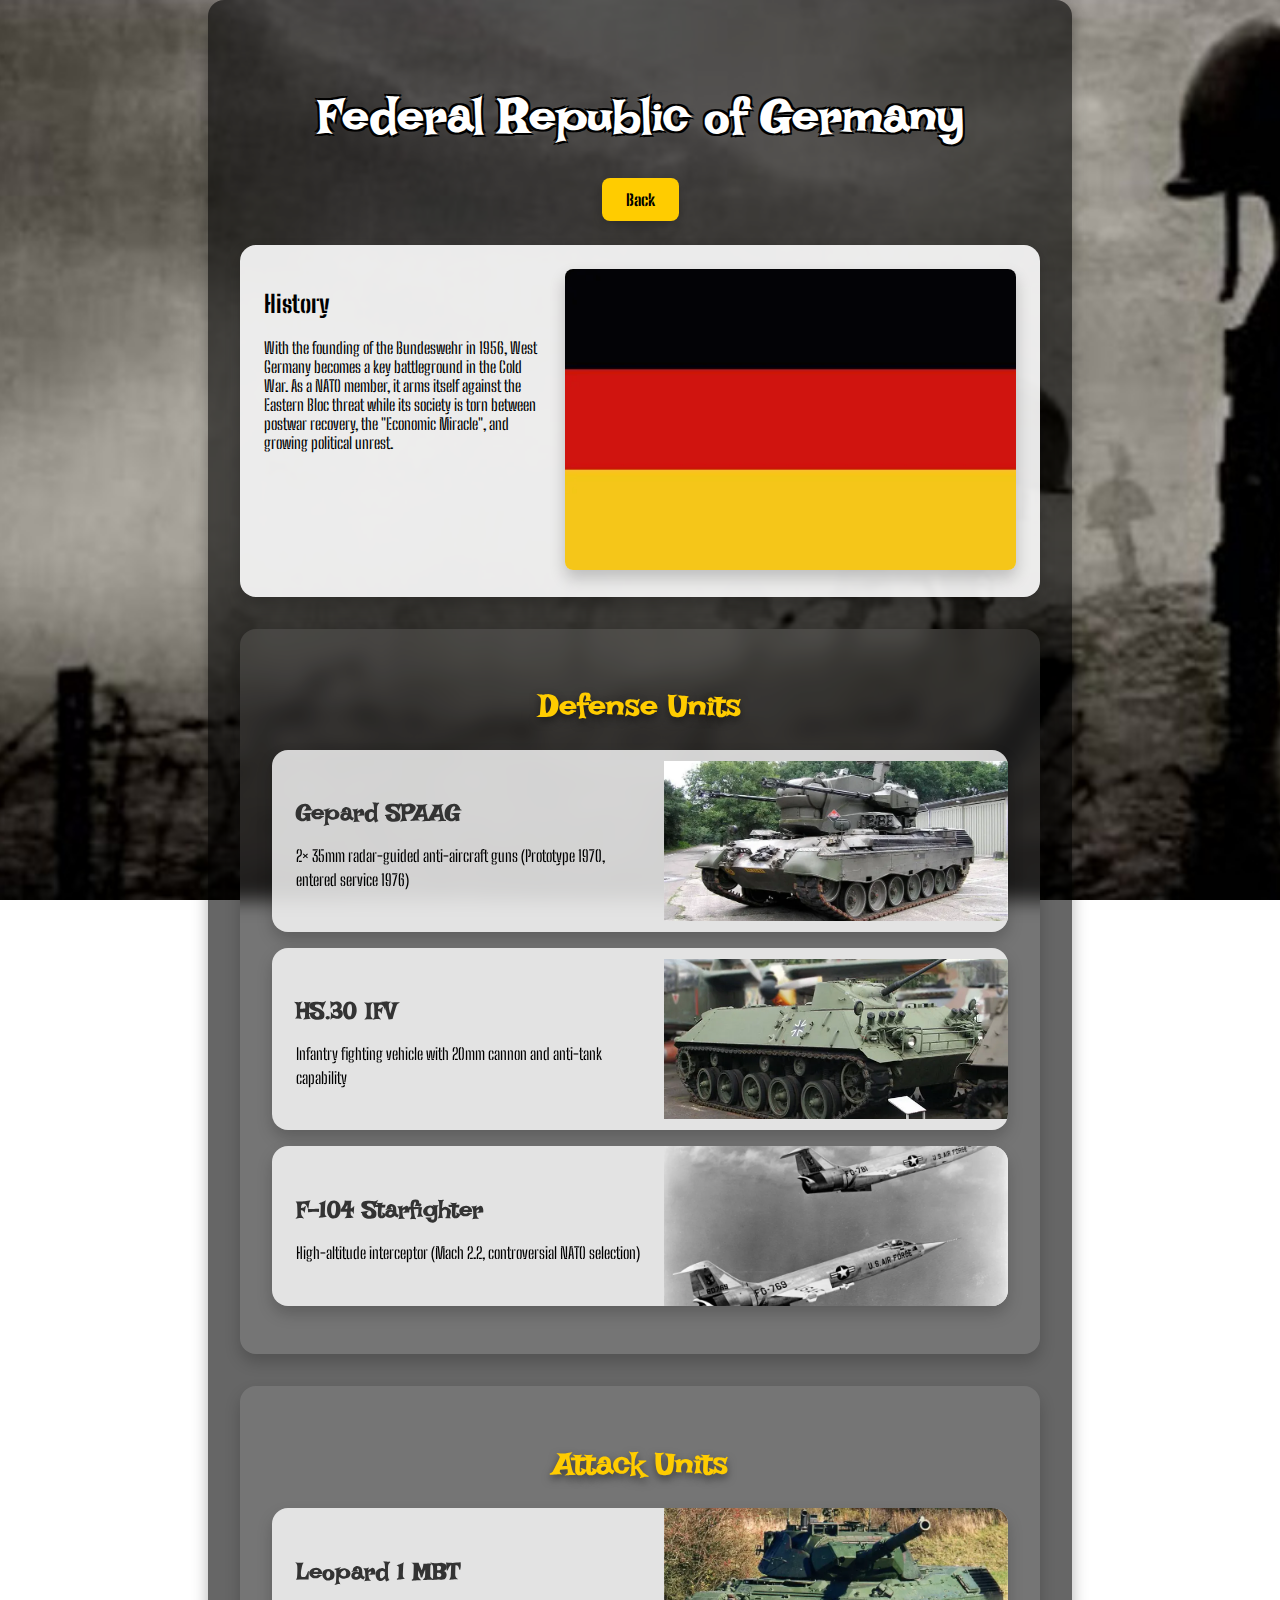
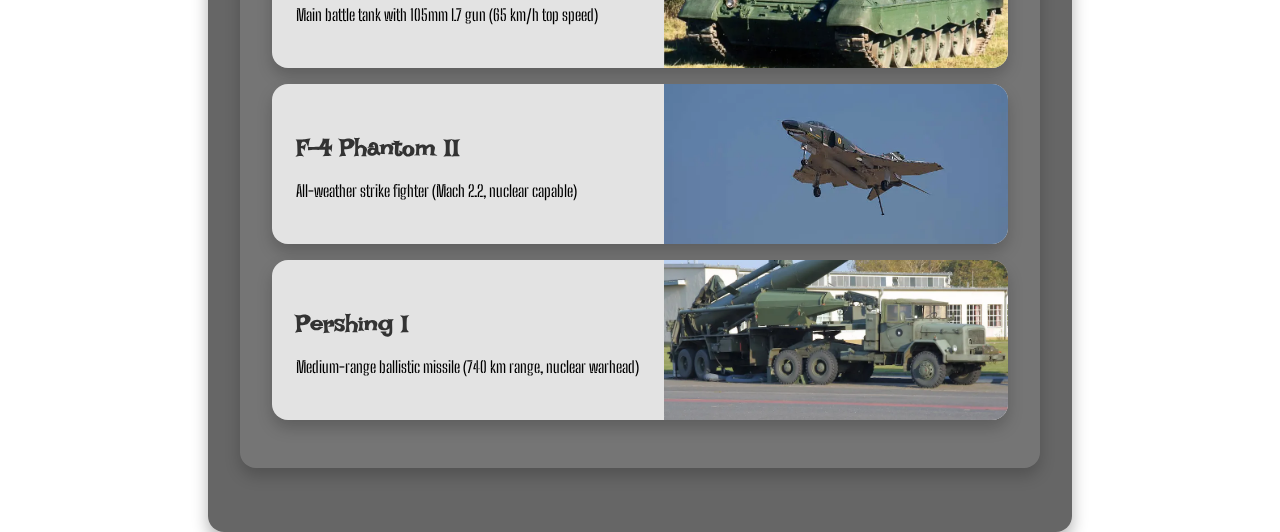
<file: project/subpages/germany.html>
<!DOCTYPE html>
<html lang="en">
<head>
    <meta charset="UTF-8">
    <meta name="viewport" content="width=device-width, initial-scale=1.0">
    <title>Federal Republic of Germany</title>
    <link rel="stylesheet" href="../style/styleinfo.css">
</head>
<body>
    <div class="container">
        <header>
            <h1>Federal Republic of Germany</h1>
            <a href="../index.html" class="back-button">Back</a>
        </header>

        <div class="history-section">
            <div class="history-text">
                <h2>History</h2>
                <p>With the founding of the Bundeswehr in 1956, West Germany becomes a key battleground in the Cold War. 
                    As a NATO member, it arms itself against the Eastern Bloc threat while its society is torn between postwar recovery, 
                    the "Economic Miracle", and growing political unrest.
                </p>
            </div>
            <div class="history-flag">
                <img src="../img/flag/germany.jpeg" alt="Germany Flag">
            </div>
        </div>

        <section class="units-section">
            <h2>Defense Units</h2>
            
            <div class="unit">
                <div class="unit-info">
                    <h3>Gepard SPAAG</h3>
                    <p>2× 35mm radar-guided anti-aircraft guns (Prototype 1970, entered service 1976)</p>
                </div>
                <div class="unit-image">
                    <img src="../img/units/frg/defensiv/aafrg.jpg" alt="Gepard SPAAG">
                </div>
            </div>
            
            <div class="unit">
                <div class="unit-info">
                    <h3>HS.30 IFV</h3>
                    <p>Infantry fighting vehicle with 20mm cannon and anti-tank capability</p>
                </div>
                <div class="unit-image">
                    <img src="../img/units/frg/defensiv/antitankfrg.jpg" alt="HS.30 IFV">
                </div>
            </div>
            
            <div class="unit">
                <div class="unit-info">
                    <h3>F-104 Starfighter</h3>
                    <p>High-altitude interceptor (Mach 2.2, controversial NATO selection)</p>
                </div>
                <div class="unit-image">
                    <img src="../img/units/frg/defensiv/f104frg.jpg" alt="F-104 Starfighter">
                </div>
            </div>
        </section>

        <section class="units-section">
            <h2>Attack Units</h2>
            
            <div class="unit">
                <div class="unit-info">
                    <h3>Leopard 1 MBT</h3>
                    <p>Main battle tank with 105mm L7 gun (65 km/h top speed)</p>
                </div>
                <div class="unit-image">
                    <img src="../img/units/frg/offensiv/tankfrg.jpg" alt="Leopard 1">
                </div>
            </div>
            
            <div class="unit">
                <div class="unit-info">
                    <h3>F-4 Phantom II</h3>
                    <p>All-weather strike fighter (Mach 2.2, nuclear capable)</p>
                </div>
                <div class="unit-image">
                    <img src="../img/units/frg/offensiv/bomberfrg.jpg" alt="F-4 Phantom">
                </div>
            </div>
            
            <div class="unit">
                <div class="unit-info">
                    <h3>Pershing I</h3>
                    <p>Medium-range ballistic missile (740 km range, nuclear warhead)</p>
                </div>
                <div class="unit-image">
                    <img src="../img/units/frg/offensiv/rocketfrg.jpg" alt="Pershing I">
                </div>
            </div>
        </section>
    </div>
</body>
</html>
</file>
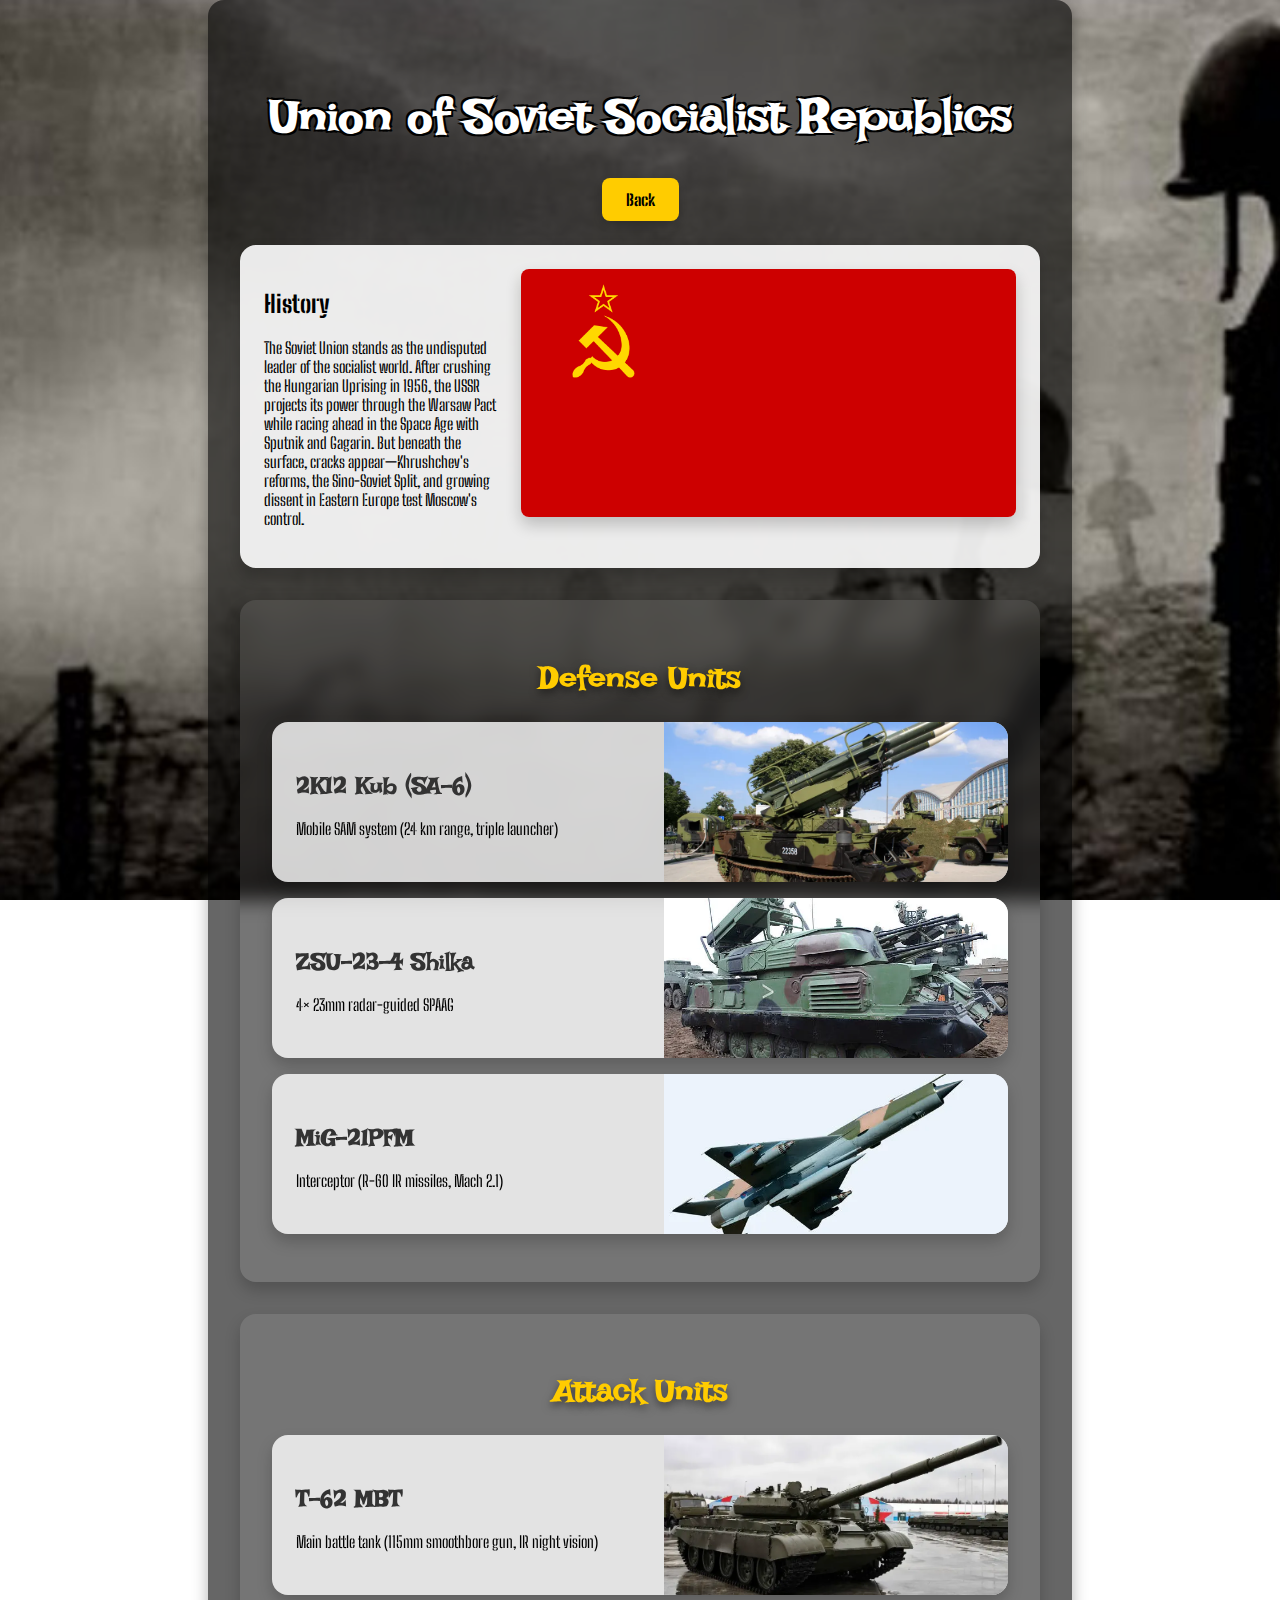
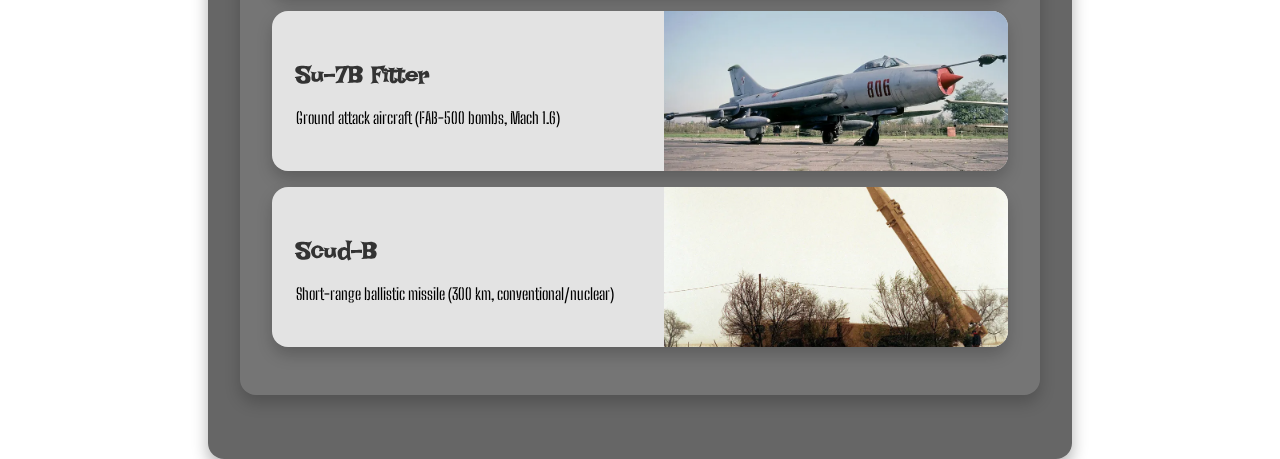
<file: project/subpages/udssr.html>
<!DOCTYPE html>
<html lang="en">
<head>
    <meta charset="UTF-8">
    <meta name="viewport" content="width=device-width, initial-scale=1.0">
    <title>Soviet Union</title>
    <link rel="stylesheet" href="../style/styleinfo.css">
</head>
<body>
    <div class="container">
        <header>
            <h1>Union of Soviet Socialist Republics</h1>
            <a href="../index.html" class="back-button">Back</a>
        </header>

        <div class="history-section">
            <div class="history-text">
                <h2>History</h2>
                <p>The Soviet Union stands as the undisputed leader of the socialist world. After crushing the Hungarian Uprising in 1956, 
                    the USSR projects its power through the Warsaw Pact while racing ahead in the Space Age with Sputnik and Gagarin. 
                    But beneath the surface, cracks appear—Khrushchev's reforms, the Sino-Soviet Split, and growing dissent in Eastern Europe test Moscow's control.
                </p>
            </div>
            <div class="history-flag">
                <img src="../img/flag/udssr.png" alt="USSR Flag">
            </div>
        </div>

        <section class="units-section">
            <h2>Defense Units</h2>
            <div class="unit">
                <div class="unit-info">
                    <h3>2K12 Kub (SA-6)</h3>
                    <p>Mobile SAM system (24 km range, triple launcher)</p>
                </div>
                <div class="unit-image">
                    <img src="../img/units/ussr/defensiv/samussr.jpg" alt="SA-6">
                </div>
            </div>
            <div class="unit">
                <div class="unit-info">
                    <h3>ZSU-23-4 Shilka</h3>
                    <p>4× 23mm radar-guided SPAAG</p>
                </div>
                <div class="unit-image">
                    <img src="../img/units/ussr/defensiv/shilkaussr.jpg" alt="Shilka">
                </div>
            </div>
            <div class="unit">
                <div class="unit-info">
                    <h3>MiG-21PFM</h3>
                    <p>Interceptor (R-60 IR missiles, Mach 2.1)</p>
                </div>
                <div class="unit-image">
                    <img src="../img/units/ussr/defensiv/mig21ussr.jpg" alt="MiG-21" width="50%">
                </div>
            </div>
        </section>

        <section class="units-section">
            <h2>Attack Units</h2>
            <div class="unit">
                <div class="unit-info">
                    <h3>T-62 MBT</h3>
                    <p>Main battle tank (115mm smoothbore gun, IR night vision)</p>
                </div>
                <div class="unit-image">
                    <img src="../img/units/ussr/offensiv/ussrtank.jpg" alt="T-62">
                </div>
            </div>
            <div class="unit">
                <div class="unit-info">
                    <h3>Su-7B Fitter</h3>
                    <p>Ground attack aircraft (FAB-500 bombs, Mach 1.6)</p>
                </div>
                <div class="unit-image">
                    <img src="../img/units/ussr/offensiv/bomberussr.jpg" alt="Su-7">
                </div>
            </div>
            <div class="unit">
                <div class="unit-info">
                    <h3>Scud-B</h3>
                    <p>Short-range ballistic missile (300 km, conventional/nuclear)</p>
                </div>
                <div class="unit-image">
                    <img src="../img/units/ussr/offensiv/rocketussr.jpg" alt="Scud"></a>
                </div>
            </div>
        </section>
    </div>
</body>
</html>
</file>
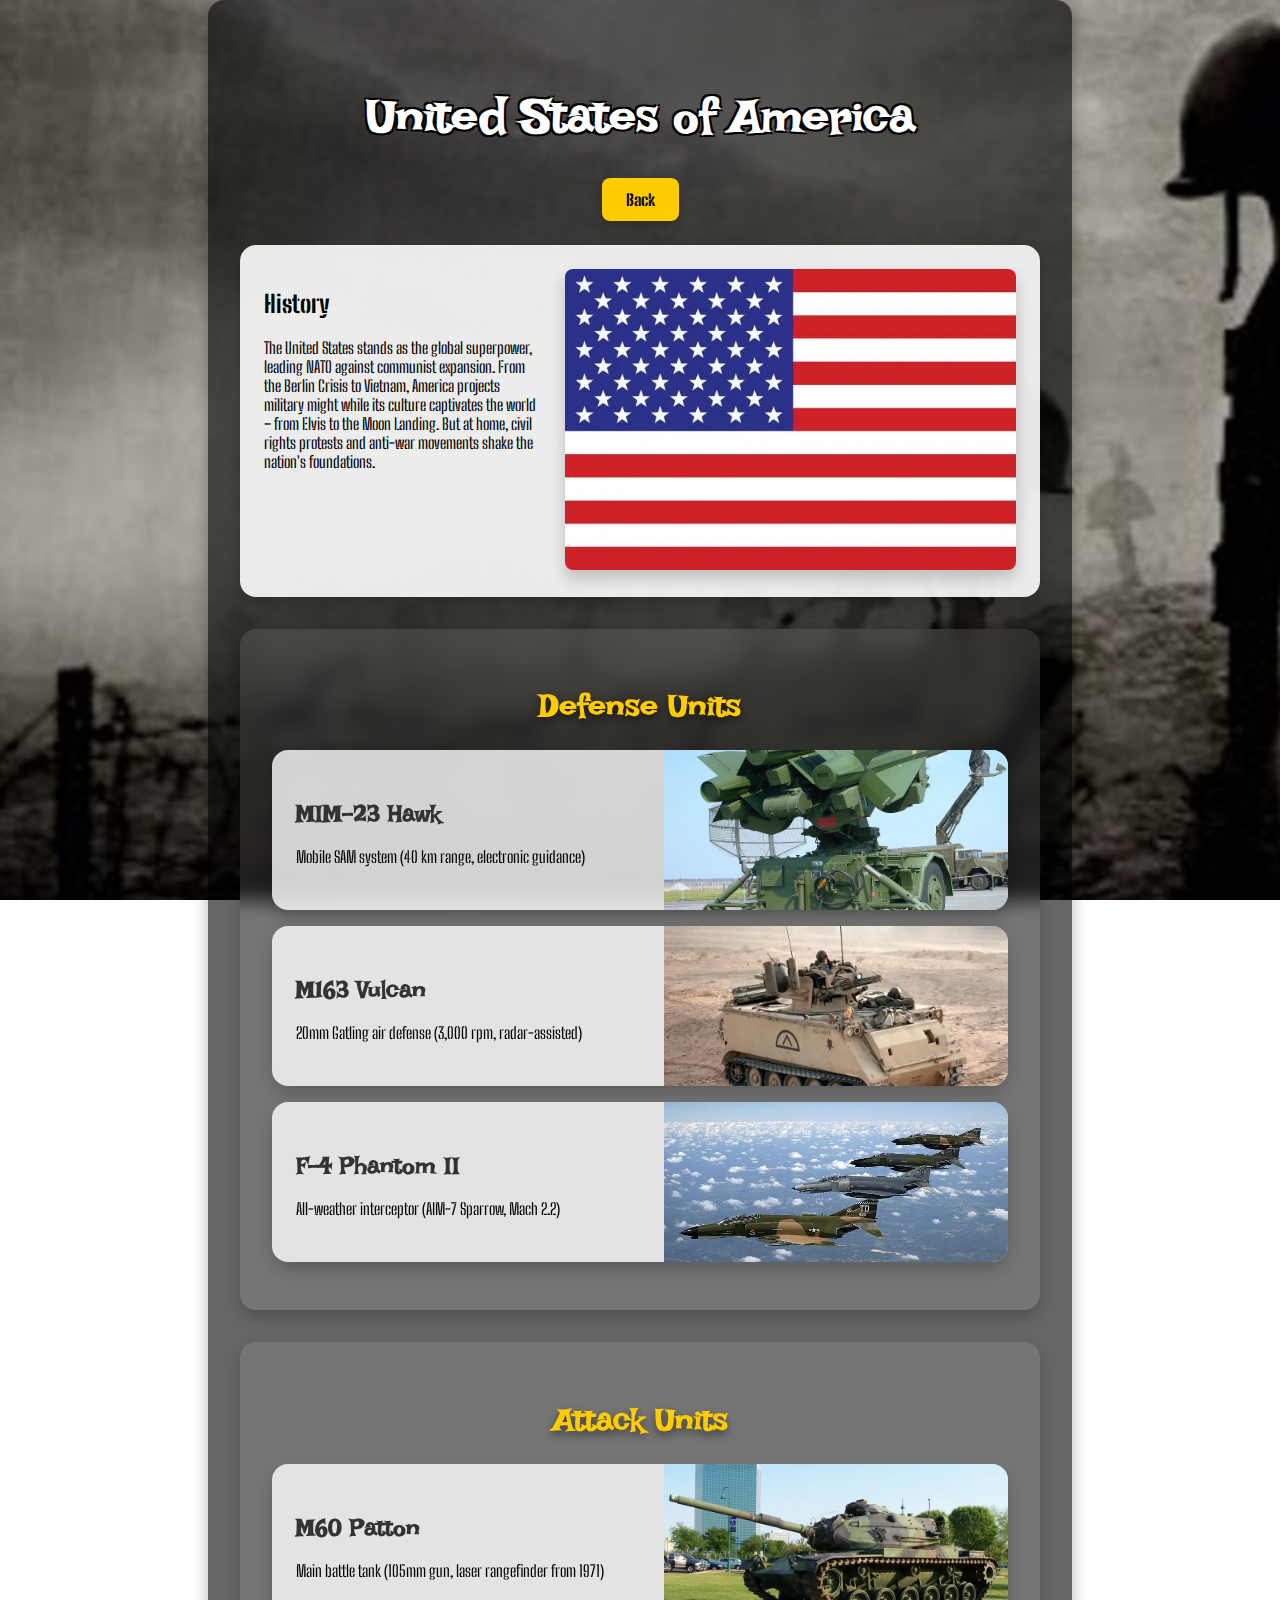
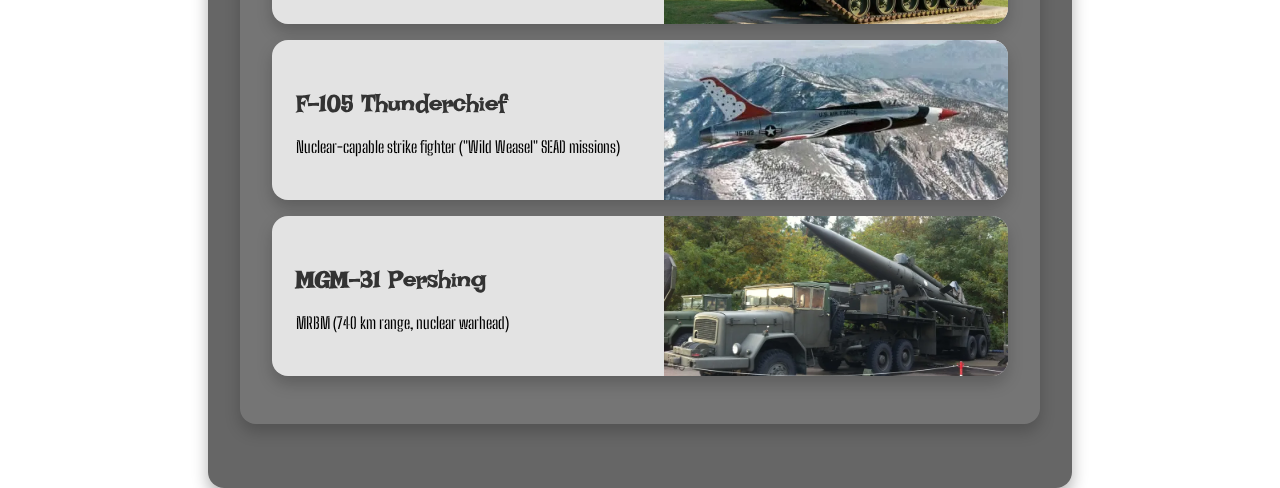
<file: project/subpages/usa.html>
<!DOCTYPE html>
<html lang="en">
<head>
    <meta charset="UTF-8">
    <meta name="viewport" content="width=device-width, initial-scale=1.0">
    <title>United States of America</title>
    <link rel="stylesheet" href="../style/styleinfo.css">
</head>
<body>
    <div class="container">
        <header>
            <h1>United States of America</h1>
            <a href="../index.html" class="back-button">Back</a>
        </header>

        <div class="history-section">
            <div class="history-text">
                <h2>History</h2>
                <p>The United States stands as the global superpower, leading NATO against communist expansion. 
                    From the Berlin Crisis to Vietnam, America projects military might while its culture captivates the world – from Elvis to the Moon Landing. 
                    But at home, civil rights protests and anti-war movements shake the nation's foundations.
                </p>
            </div>
            <div class="history-flag">
                <img src="../img/flag/usa.jpg" alt="USA Flag">
            </div>
        </div>

        <section class="units-section">
            <h2>Defense Units</h2>
            <div class="unit">
                <div class="unit-info">
                    <h3>MIM-23 Hawk</h3>
                    <p>Mobile SAM system (40 km range, electronic guidance)</p>
                </div>
                <div class="unit-image">
                    <img src="../img/units/usa/defensiv/samusa.jpg" alt="Hawk SAM">
                </div>
            </div>
            <div class="unit">
                <div class="unit-info">
                    <h3>M163 Vulcan</h3>
                    <p>20mm Gatling air defense (3,000 rpm, radar-assisted)</p>
                </div>
                <div class="unit-image">
                    <img src="../img/units/usa/defensiv/aausa.jpg" alt="Vulcan AA">
                </div>
            </div>
            <div class="unit">
                <div class="unit-info">
                    <h3>F-4 Phantom II</h3>
                    <p>All-weather interceptor (AIM-7 Sparrow, Mach 2.2)</p>
                </div>
                <div class="unit-image">
                    <img src="../img/units/usa/defensiv/f4usa.jpg" alt="F-4 Phantom">
                </div>
            </div>
        </section>

        <section class="units-section">
            <h2>Attack Units</h2>
            <div class="unit">
                <div class="unit-info">
                    <h3>M60 Patton</h3>
                    <p>Main battle tank (105mm gun, laser rangefinder from 1971)</p>
                </div>
                <div class="unit-image">
                    <img src="../img/units/usa/offensiv/tankusa.jpg" alt="M60 Tank">
                </div>
            </div>
            <div class="unit">
                <div class="unit-info">
                    <h3>F-105 Thunderchief</h3>
                    <p>Nuclear-capable strike fighter ("Wild Weasel" SEAD missions)</p>
                </div>
                <div class="unit-image">
                    <img src="../img/units/usa/offensiv/bomberusa.jpg" alt="F-105">
                </div>
            </div>
            <div class="unit">
                <div class="unit-info">
                    <h3>MGM-31 Pershing</h3>
                    <p>MRBM (740 km range, nuclear warhead)</p>
                </div>
                <div class="unit-image">
                    <img src="../img/units/usa/offensiv/rocketusa.jpg" alt="Pershing Missile">
                </div>
            </div>
        </section>
    </div>
</body>
</html>
</file>
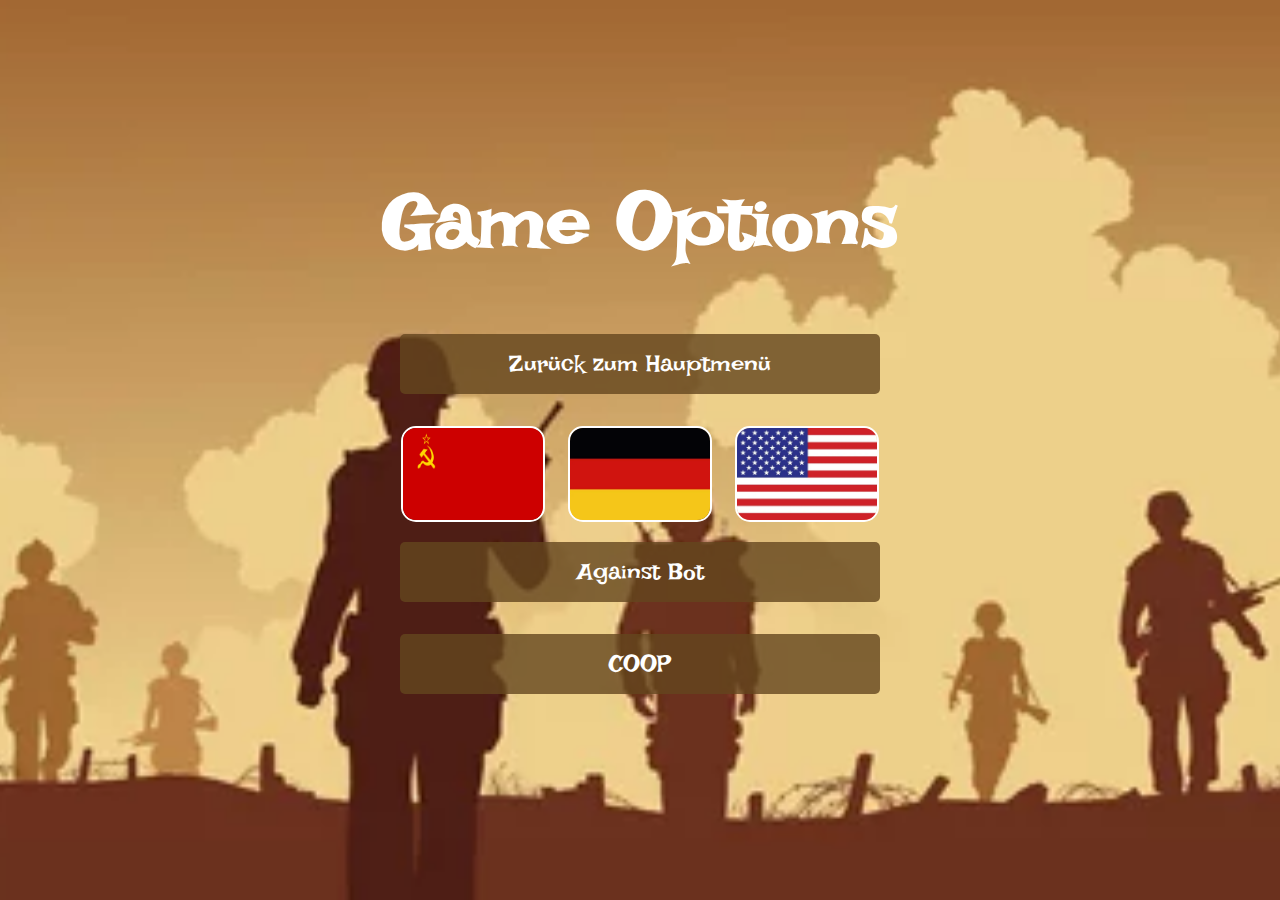
<file: project/subpages/gameconfig/gamesettings.html>
<!DOCTYPE html>
<html lang="de">
<head>
    <meta charset="UTF-8">
    <meta name="viewport" content="width=device-width, initial-scale=1.0">
    <title>Game Configuration</title>
    <link rel="stylesheet" href="../../style/cameconfig.css">
</head>
<body>
    <div class="game-container">
        

        <h1 class="game-title">Game Options</h1>
        
        <button id="back-to-index" class="option-button">Zurück zum Hauptmenü</button>
        
        <div class="flags-container">
            <img src="../../img/flag/udssr.png" alt="USSR Flag" class="flag" data-country="USSR">
            <img src="../../img/flag/germany.jpeg" alt="Germany Flag" class="flag" data-country="FRG">
            <img src="../../img/flag/usa.jpg" alt="USA Flag" class="flag" data-country="USA">
        </div>

        <div class="game-options">
            <button id="against-bot" class="option-button">Against Bot</button>
            <button id="coop" class="option-button">COOP</button>
        </div>

        <div id="bot-mode-container" style="display: none;">
            <button id="back-button-bot" class="option-button">Zurück</button>
            <div class="difficulty-buttons">
                <button class="difficulty-button" data-difficulty="easy">EASY</button>
                <button class="difficulty-button" data-difficulty="medium">MEDIUM</button>
                <button class="difficulty-button" data-difficulty="hard">HARD</button>
            </div>
            <div class="username-input">
                <label for="username">Username:</label>
                <input type="text" id="username" placeholder="Enter your username">
            </div>
            <button id="battle-button" class="option-button">BATTLE</button>
        </div>

        <div id="coop-mode-container" style="display: none;">
            <button id="back-button-coop" class="option-button">Zurück</button>
            <div class="username-inputs">
                <div class="username-input">
                    <label for="username1">Username 1:</label>
                    <input type="text" id="username1" placeholder="Enter username for Player 1">
                </div>
                <div class="username-input">
                    <label for="username2">Username 2:</label>
                    <input type="text" id="username2" placeholder="Enter username for Player 2">
                </div>
            </div>
            <button id="battle-button-coop" class="option-button">BATTLE</button>
        </div>
    </div>

    <script src="../../script/gamesettings_script.js"></script>
</body>
</html>
</file>
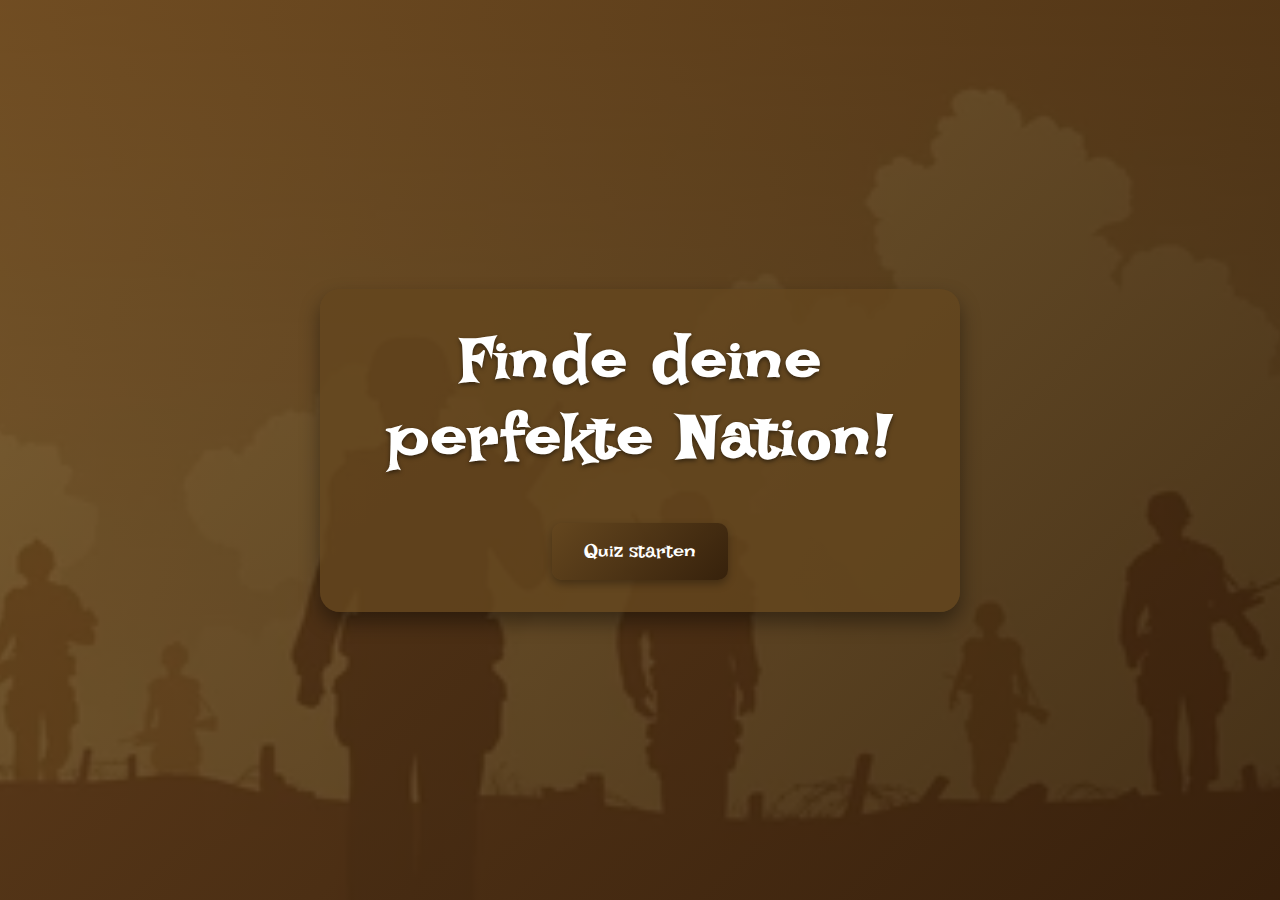
<file: project/subpages/gameconfig/quiz.html>
<!DOCTYPE html>
<html lang="de">
<head>
    <meta charset="UTF-8">
    <meta name="viewport" content="width=device-width, initial-scale=1.0">
    <title>Nationen-Quiz</title>
    <script src="../../script/quiz.js"></script>
    <link rel="stylesheet" href="../../style/quiz.css">
</head>
<body>
    <div class="quiz-container">
        <h1 class="quiz-title">Finde deine perfekte Nation!</h1>
        <div id="quiz-content">
        </div>
        <button id="start-quiz" class="option-button">Quiz starten</button>
        <div id="result" class="hidden">
            <h2 class="result-title">Deine perfekte Nation:</h2>
            <p id="nation-slogan" class="slogan"></p>
            <p id="nation-reason" class="reason"></p>
            <a href="./gamesettings.html"><button id="back-button" class="back-button">Zurück zu den Spieleinstellungen</button></a>
        </div>
    </div>
    
</body>
</html>
</file>
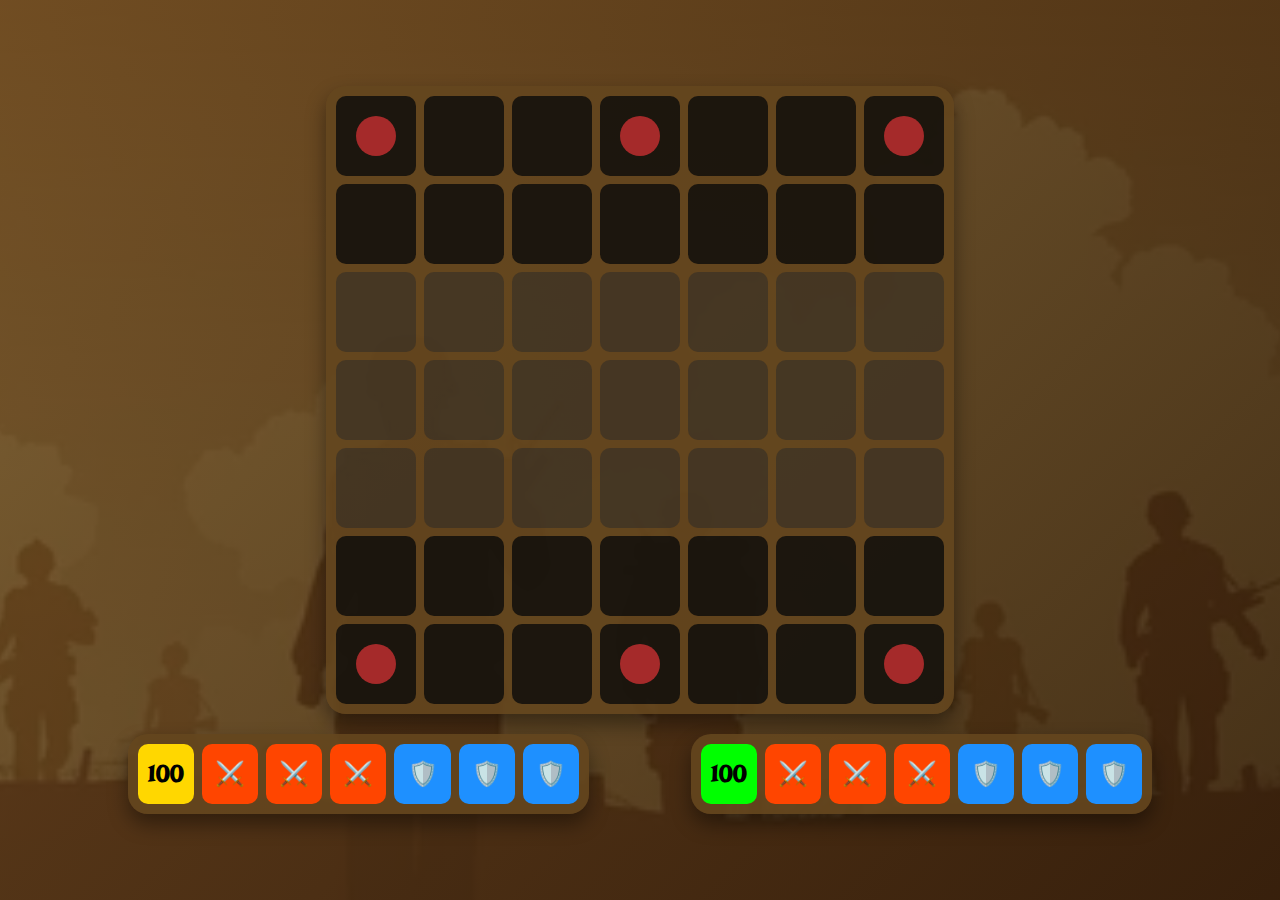
<file: project/subpages/gameconfig/game/coop-game.html>
<!DOCTYPE html>
<html lang="de">
<head>
    <meta charset="UTF-8">
    <meta name="viewport" content="width=device-width, initial-scale=1.0">
    <title>Coop-Spielmodus</title>
    <link rel="stylesheet" href="../../../style/coop_game.css">
</head>
<body>
    <!-- Spielfeld -->
    <div id="game-board" class="game-board"></div>

    <!-- Inventarleisten für beide Spieler -->
    <div class="inventory-container">
        <!-- Spieler 1 -->
        <div id="inventory-bar-player1" class="inventory-bar player1">
            <div class="slot money">100</div>
            <div class="slot attack">⚔️</div>
            <div class="slot attack">⚔️</div>
            <div class="slot attack">⚔️</div>
            <div class="slot defense">🛡️</div>
            <div class="slot defense">🛡️</div>
            <div class="slot defense">🛡️</div>
        </div>

        <!-- Spieler 2 -->
        <div id="inventory-bar-player2" class="inventory-bar player2">
            <div class="slot money">100</div>
            <div class="slot attack">⚔️</div>
            <div class="slot attack">⚔️</div>
            <div class="slot attack">⚔️</div>
            <div class="slot defense">🛡️</div>
            <div class="slot defense">🛡️</div>
            <div class="slot defense">🛡️</div>
        </div>
    </div>

    <script src="../../../script/coop_game.js"></script>
</body>
</html>
</file>
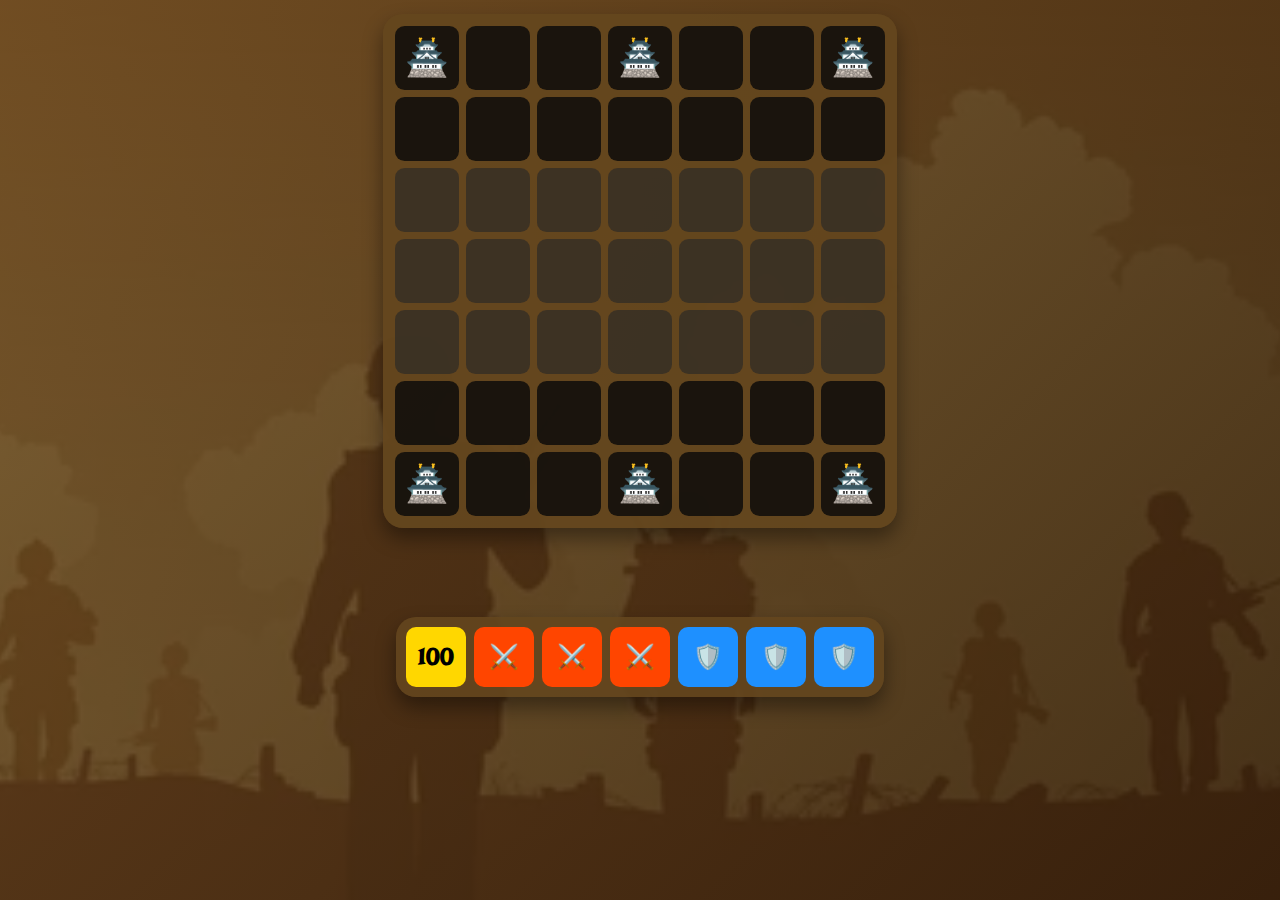
<file: project/subpages/gameconfig/game/game.html>
<!DOCTYPE html>
<html lang="de">
<head>
    <meta charset="UTF-8">
    <meta name="viewport" content="width=device-width, initial-scale=1.0">
    <title>Dynamisches Spielfeld</title>
    <link rel="stylesheet" href="../../../style/game.css">
</head>
<body>
    <div id="game-board" class="game-board"></div>
    <div id="inventory-bar" class="inventory-bar">
        <!-- Geld/Guthaben -->
        <div class="slot money">100</div>
        <!-- Angriffsfiguren -->
        <div class="slot attack">⚔️</div>
        <div class="slot attack">⚔️</div>
        <div class="slot attack">⚔️</div>
        <!-- Verteidigungsfiguren -->
        <div class="slot defense">🛡️</div>
        <div class="slot defense">🛡️</div>
        <div class="slot defense">🛡️</div>
    </div>

    <script src="../../../script/game.js"></script>
</body>
</html>
</file>
<file: project/style/styleinfo.css>
@font-face {
    font-family: IrishGrover;
    src: url(../fonts/IrishGrover-Regular.ttf);
}
@font-face {
    font-family: Big;
    src: url(../fonts/BigShouldersStencil-VariableFont_opsz\,wght.ttf);
}

body, html {
    margin: 0;
    padding: 0;
    width: 100%;
    color: white;
    font-family: Big;
    background-image: url(../img/backgroundmain.jpg); 
    background-size: cover;
    background-position: center;
    background-attachment: fixed; 
    background-repeat: no-repeat;
    min-height: 100vh;
    display: flex;
    justify-content: center;
    align-items: center;
}

.container {
    width: 100%;
    max-width: 50rem; 
    margin: 0 auto;
    padding: 2rem;
    background: rgba(0, 0, 0, 0.6); /* Semi-transparent background */
    border-radius: 1rem;
    box-shadow: 0 0.5rem 1rem rgba(0, 0, 0, 0.3);
    overflow: hidden;
}

header {
    text-align: center;
    padding: 1.5rem 0; 
    position: relative;
}

.back-button {
    display: inline-block;
    padding: 0.75rem 1.5rem; 
    margin-top: 1rem; 
    background-color: #ffcc00;
    color: black;
    text-decoration: none;
    border-radius: 0.5rem; 
    font-weight: bold;
    transition: all 0.3s ease;
    box-shadow: 0 0.25rem 0.5rem rgba(0, 0, 0, 0.2);
}

.back-button:hover {
    background-color: #e6b800;
    transform: scale(1.05);
    box-shadow: 0 0.5rem 1rem rgba(0, 0, 0, 0.3);
}

h1 {
    font-family: IrishGrover;
    font-size: 3rem;
    text-shadow: 
        -2px -2px 0px black,
        2px -2px 0px black,
        -2px 2px 0px black,
        2px 2px 0px black;
    margin-bottom: 1rem;
}

.history-section {
    display: flex;
    background: rgba(255, 255, 255, 0.9);
    color: black;
    padding: 1.5rem;
    border-radius: 1rem;
    margin-bottom: 2rem;
    box-shadow: 0 0.5rem 1rem rgba(0, 0, 0, 0.2);
    transition: transform 0.3s ease;
}

.history-section:hover {
    transform: scale(1.02);
}

.history-text {
    width: 50%;
    padding-right: 1.5rem;
}

.history-flag img {
    width: 100%;
    height: auto;
    border-radius: 0.5rem;
    box-shadow: 0 0.5rem 1rem rgba(0, 0, 0, 0.2);
}

.units-section {
    background: rgba(255, 255, 255, 0.1);
    backdrop-filter: blur(10px); /* Frosted glass effect */
    padding: 2rem;
    border-radius: 1rem;
    margin-bottom: 2rem;
    box-shadow: 0 0.5rem 1rem rgba(0, 0, 0, 0.2);
    transition: all 0.3s ease;
}

.units-section:hover {
    background: rgba(255, 255, 255, 0.2);
}

.units-section h2 {
    text-align: center;
    font-family: IrishGrover;
    font-size: 2rem;
    color: #ffcc00;
    text-shadow: 0 0.25rem 0.5rem rgba(0, 0, 0, 0.5);
    margin-bottom: 1.5rem;
}

.unit {
    display: flex;
    align-items: center;
    background: rgba(255, 255, 255, 0.8);
    color: black;
    margin-bottom: 1rem;
    border-radius: 1rem;
    overflow: hidden;
    transition: transform 0.3s ease;
    box-shadow: 0 0.5rem 1rem rgba(0, 0, 0, 0.2);
}

.unit:hover {
    transform: scale(1.03);
    box-shadow: 0 1rem 2rem rgba(0, 0, 0, 0.3);
}

.unit-info {
    width: 50%;
    padding: 1.5rem;
}

.unit-info h3 {
    font-family: IrishGrover;
    font-size: 1.5rem;
    color: #333;
    margin-bottom: 0.5rem;
}

.unit-info p {
    font-size: 1rem;
    line-height: 1.5;
}

.unit-image {
    width: 50%;
    height: 10rem;
    overflow: hidden;
}

.unit-image img {
    width: 100%;
    height: 100%;
    object-fit: cover;
    transition: transform 0.3s ease;
}

.unit-image img:hover {
    transform: scale(1.1);
}
</file>
<file: project/style/cameconfig.css>
@font-face {
    font-family: IrishGrover;
    src: url(../fonts/IrishGrover-Regular.ttf);
}

* {
    margin: 0;
    padding: 0;
    box-sizing: border-box;
    font-family: IrishGrover;
}

body {
    font-family: Arial, sans-serif;
    background-image: url('../img/backgroundsub.jpg');
    background-size: cover;
    background-position: center;
    background-repeat: no-repeat;
    height: 100vh;
    display: flex;
    justify-content: center;
    align-items: center;
    color: white;
}

.game-container {
    text-align: center;
    position: relative;
    width: 80%;
    max-width: 37.5rem; 
}

.game-title {
    font-size: 5rem;
    margin-bottom: 4rem; 
    color: white;
}

.flags-container {
    display: flex;
    justify-content: space-around;
    width: 31.25rem; 
    margin: 1.25rem auto; 
}

.flag {
    width: 9rem; 
    height: 6rem; 
    border: 2px solid white;
    border-radius: 15px;
    cursor: pointer;
    transition: transform 0.3s ease, border-color 0.3s ease;
}

.flag:hover {
    transform: scale(1.1);
    border-color: #ffcc00; 
}

.option-button {
    display: block;
    width: 80%;
    padding: 0.9375rem;
    margin: 0.625rem auto;
    background-color: rgba(100, 70, 30, 0.8); 
    color: white;
    font-size: 1.5rem;
    border: none;
    border-radius: 0.3125rem;
    cursor: pointer;
    transition: background-color 0.3s ease;
}

.option-button:hover {
    background-color: rgba(100, 70, 30, 1); 
}


#bot-mode-container {
    display: none; 
    text-align: center;
    margin-top: 2rem; 
}

.difficulty-buttons {
    display: flex;
    justify-content: space-around;
    margin-bottom: 2rem; 
}

.difficulty-button {
    padding: 0.625rem 1.25rem; 
    font-size: 1.25rem;
    border-radius: 0.3125rem; 
    cursor: pointer;
    transition: background-color 0.3s ease;
}

.difficulty-button[data-difficulty="easy"] {
    background-color: #00FF00; 
    color: black;
}

.difficulty-button[data-difficulty="medium"] {
    background-color: #FFFF00;
    color: black;
}

.difficulty-button[data-difficulty="hard"] {
    background-color: #FF0000; 
    color: black;
}

.username-input {
    margin-bottom: 2rem; 
    text-align: center;
}

.username-input label {
    font-size: 1.5rem; 
    margin-right: 1rem; 
}

.username-input input {
    width: 60%;
    padding: 0.625rem;
    font-size: 1.25rem; 
    background-color: rgba(100, 70, 30, 0.8); 
    color: white; 
    border: 2px solid white; 
    border-radius: 0.3125rem; 
    transition: border-color 0.3s ease;
    ::placeholder {
        color: rgba(255, 255, 255, 0.5); 
    }
}

.username-input input:focus {
    outline: none;
    border-color: #ffcc00; 
}
#battle-button {
    background-color: rgba(100, 70, 30, 0.8); 
    color: white;
    font-size: 1.5rem;
    padding: 0.9375rem 1.875rem; 
    border-radius: 0.3125rem; 
    cursor: pointer;
    transition: background-color 0.3s ease;
}

#battle-button:hover {
    background-color: rgba(100, 70, 30, 1); 
}

.option-button {
    display: block;
    width: 80%;
    padding: 0.9375rem; 
    margin: 0.625rem auto; 
    background-color: rgba(100, 70, 30, 0.8); 
    color: white;
    font-size: 1.5rem;
    border: none;
    border-radius: 0.3125rem;
    cursor: pointer;
    transition: background-color 0.3s ease;
    margin-bottom: 2rem;
}

.option-button:hover {
    background-color: rgba(100, 70, 30, 1); 
}

#back-to-index {
    margin-bottom: 2rem; 
    display: block;
}
</file>
<file: project/style/quiz.css>
/* Allgemeine Einstellungen */
@font-face {
    font-family: IrishGrover;
    src: url(../fonts/IrishGrover-Regular.ttf);
  }
  
  * {
    margin: 0;
    padding: 0;
    box-sizing: border-box;
    font-family: IrishGrover, Arial, sans-serif;
  }
  
  body {
    background: linear-gradient(135deg, rgba(100, 70, 30, 0.8), rgba(50, 30, 10, 0.9)), url('../img/backgroundsub.jpg');
    background-size: cover;
    background-position: center;
    background-repeat: no-repeat;
    height: 100vh;
    display: flex;
    justify-content: center;
    align-items: center;
    color: white;
    overflow: hidden;
  }
  
  .quiz-container {
    text-align: center;
    position: relative;
    width: 90%;
    max-width: 40rem;
    background: rgba(100, 70, 30, 0.8);
    border-radius: 1.25rem;
    box-shadow: 0 0.625rem 1.25rem rgba(0, 0, 0, 0.4);
    padding: 2rem;
    animation: fadeIn 0.8s ease-in-out;
  }
  
  @keyframes fadeIn {
    from {
        opacity: 0;
        transform: translateY(-2rem);
    }
    to {
        opacity: 1;
        transform: translateY(0);
    }
  }
  
  .quiz-title {
    font-size: 4rem;
    margin-bottom: 3rem;
    letter-spacing: 0.125rem;
    text-shadow: 0 0.125rem 0.25rem rgba(0, 0, 0, 0.5);
  }
  
  .question {
    font-size: 1.5rem;
    margin-bottom: 1.5rem;
    line-height: 1.5;
    text-shadow: 0 0.125rem 0.25rem rgba(0, 0, 0, 0.5);
  }
  
  .answers {
    display: flex;
    flex-direction: column;
    gap: 1rem;
    margin-bottom: 2rem;
  }
  
  .answer-button,
  #start-quiz {
    padding: 1rem 2rem;
    font-size: 1.25rem;
    color: white;
    background: linear-gradient(135deg, rgba(100, 70, 30, 0.9), rgba(50, 30, 10, 0.9));
    border: none;
    border-radius: 0.625rem;
    cursor: pointer;
    transition: all 0.3s ease;
    box-shadow: 0 0.25rem 0.5rem rgba(0, 0, 0, 0.3);
  }
  
  .answer-button:hover,
  #start-quiz:hover {
    transform: translateY(-0.25rem);
    box-shadow: 0 0.5rem 1rem rgba(255, 215, 0, 0.5);
  }
  
  .hidden {
    display: none;
  }
  
  .result-title {
    font-size: 3rem;
    margin-bottom: 1.5rem;
    text-shadow: 0 0.125rem 0.25rem rgba(0, 0, 0, 0.5);
  }
  
  .slogan {
    font-size: 2rem;
    font-style: italic;
    margin-bottom: 1rem;
    color: #ffcc00;
    text-shadow: 0 0.125rem 0.25rem rgba(0, 0, 0, 0.5);
  }
  
  .reason {
    font-size: 1.25rem;
    line-height: 1.5;
    margin-bottom: 2rem;
    text-shadow: 0 0.125rem 0.25rem rgba(0, 0, 0, 0.5);
  }
  
  .back-button {
    display: inline-block;
    padding: 1rem 2rem;
    font-size: 1.25rem;
    color: white;
    background: linear-gradient(135deg, rgba(100, 70, 30, 0.9), rgba(50, 30, 10, 0.9));
    border: none;
    border-radius: 0.625rem;
    cursor: pointer;
    transition: all 0.3s ease;
    box-shadow: 0 0.25rem 0.5rem rgba(0, 0, 0, 0.3);
  }
  
  .back-button:hover {
    transform: translateY(-0.25rem);
    box-shadow: 0 0.5rem 1rem rgba(255, 215, 0, 0.5);
  }
</file>
<file: project/style/coop_game.css>
@font-face {
    font-family: IrishGrover;
    src: url(../fonts/IrishGrover-Regular.ttf);
}

* {
    margin: 0;
    padding: 0;
    box-sizing: border-box;
    font-family: IrishGrover, Arial, sans-serif;
}

body {
    background: linear-gradient(135deg, rgba(100, 70, 30, 0.8), rgba(50, 30, 10, 0.9)), url('../img/backgroundsub.jpg');
    background-size: cover;
    background-position: center;
    background-repeat: no-repeat;
    height: 100vh;
    display: flex;
    flex-direction: column; /* Vertikale Anordnung von Spielbrett und Inventar */
    justify-content: center;
    align-items: center;
    color: white;
    overflow: hidden;
}

.game-board {
    display: grid;
    grid-template-columns: repeat(7, 80px); 
    gap: 8px; 
    padding: 10px;
    background: rgba(100, 70, 30, 0.9);
    border-radius: 1.25rem;
    box-shadow: 0 0.625rem 1.25rem rgba(0, 0, 0, 0.4);
}

.cell {
    width: 80px; 
    height: 80px; 
    background-color: rgba(39, 39, 39, 0.5);
    display: flex;
    justify-content: center;
    align-items: center;
    color: white;
    border-radius: 0.625rem;
    transition: all 0.3s ease;
    position: relative;
}

.dark-cell {
    background-color: rgba(10, 10, 10, 0.8); /* Dunkelgraue Farbe */
}

.base {
    width: 40px; /* Größe der Basis */
    height: 40px; /* Größe der Basis */
    background-color: brown; /* Farbe der Basis */
    border-radius: 50%; /* Runder Punkt */
    position: absolute; /* Position innerhalb der Zelle */
    top: 50%;
    left: 50%;
    transform: translate(-50%, -50%); /* Zentrierung */
}

.inventory-container {
    display: flex;
    justify-content: space-between;
    align-items: center;
    width: 80%; /* Breite des Containers */
    margin-top: 20px; /* Abstand zum Spielfeld */
}

.inventory-bar {
    display: flex;
    justify-content: center;
    align-items: center;
    gap: 8px; /* Abstand zwischen den Slots */
    padding: 10px;
    background: rgba(100, 70, 30, 0.9);
    border-radius: 1.25rem;
    box-shadow: 0 0.625rem 1.25rem rgba(0, 0, 0, 0.4);
    width: 45%; /* Breite jeder Inventarleiste */
}

.slot {
    width: 60px;
    height: 60px;
    display: flex;
    justify-content: center;
    align-items: center;
    background: rgba(39, 39, 39, 0.5);
    border-radius: 0.625rem;
    font-size: 1.5rem;
    color: white;
    transition: all 0.3s ease;
}

.slot.money {
    background: #FFD700; /* Gelb für Geld/Guthaben */
    color: black;
    font-weight: bold;
}

.slot.attack {
    background: #FF4500; /* Rot für Angriff */
    color: white;
}

.slot.defense {
    background: #1E90FF; /* Blau für Verteidigung */
    color: white;
}

.slot:hover {
    transform: scale(1.1);
    box-shadow: 0 0.25rem 0.5rem rgba(255, 215, 0, 0.5);
}

/* Unterschiedliche Farben für die Spieler */
.player1 .slot.money {
    background: #FFD700; /* Spieler 1: Gelb */
}

.player2 .slot.money {
    background: #00FF00; /* Spieler 2: Grün */
}
</file>
<file: project/style/game.css>
@font-face {
    font-family: IrishGrover;
    src: url(../fonts/IrishGrover-Regular.ttf);
}

* {
    margin: 0;
    padding: 0;
    box-sizing: border-box;
    font-family: IrishGrover, Arial, sans-serif;
}

body {
    background: linear-gradient(135deg, rgba(100, 70, 30, 0.8), rgba(50, 30, 10, 0.9)), url('../img/backgroundsub.jpg');
    background-size: cover;
    background-position: center;
    background-repeat: no-repeat;
    min-height: 100vh;
    color: white;
    display: flex;
    flex-direction: column;
    align-items: center;
    padding-top: 14px;
    position: relative;
}
h1 {
    margin: 16px 0 10px 0;
    font-size: 2.2rem;
    letter-spacing: 2px;
    color: #FFD700;
    text-shadow: 2px 2px 8px #000;
}
.game-board {
    display: grid;
    grid-template-columns: repeat(7, 64px);
    gap: 7px;
    background: rgba(100, 70, 30, 0.94);
    border-radius: 1.25rem;
    box-shadow: 0 0.625rem 1.25rem rgba(0,0,0,0.4);
    padding: 12px;
    margin-bottom: 25px;
}
.cell {
    width: 64px;
    height: 64px;
    background-color: rgba(39,39,39,0.64);
    border-radius: 0.6rem;
    display: flex;
    align-items: center;
    justify-content: center;
    font-size: 2.2rem;
    cursor: pointer;
    position: relative;
    transition: all 0.2s;
    border: 2px solid transparent;
}
.cell.dark-cell {
    background-color: rgba(10,10,10,0.82);
}

.cell.own-unit {
    background: linear-gradient(135deg, #337aff 70%, #132b44 100%) !important;
    box-shadow: 0 0 7px #337aff, 0 0 0 2px #2456a8;
}
.cell.enemy-unit {
    background: linear-gradient(135deg, #ff3e3e 70%, #441313 100%) !important;
    box-shadow: 0 0 7px #ff3e3e, 0 0 0 2px #a82424;
}

/* Inventory Bar */
.inventory-bar {
    display: flex;
    justify-content: center;
    align-items: center;
    gap: 8px;
    margin-top: 4rem;
    padding: 10px;
    background: rgba(100, 70, 30, 0.9);
    border-radius: 1.25rem;
    box-shadow: 0 0.625rem 1.25rem rgba(0, 0, 0, 0.4);
}
.slot {
    width: 60px;
    height: 60px;
    display: flex;
    justify-content: center;
    align-items: center;
    background: rgba(39, 39, 39, 0.5);
    border-radius: 0.625rem;
    font-size: 1.5rem;
    color: white;
    transition: all 0.3s ease;
    cursor: pointer;
    position: relative;
    flex-direction: column;
}
.slot.money {
    background: #FFD700;
    color: black;
    font-weight: bold;
}
.slot.attack {
    background: #FF4500;
    color: white;
}
.slot.defense {
    background: #1E90FF;
    color: white;
}

.slot.selected {
    border: 3px solid #FFD700;
    box-shadow: 0 0 10px #FFD700;
}

.slot:hover {
    transform: scale(1.1);
    box-shadow: 0 0.25rem 0.5rem rgba(255, 215, 0, 0.5);
}

.price {
    font-size: 0.9rem;
    color: #FFD700;
}

/* --- BUTTON: ZUG BEENDEN --- */
button {
    margin-top: 22px;
    padding: 18px 42px;
    background: linear-gradient(90deg,#FFD700 40%,#fff3 100%);
    color: #442c07;
    border: none;
    border-radius: 1rem;
    font-size: 1.28rem;
    font-family: inherit;
    font-weight: bold;
    letter-spacing: 1px;
    box-shadow: 0 0 32px #FFD70099, 0 0 4px #fff7;
    cursor: pointer;
    position: relative;
    overflow: hidden;
    transition: background 0.25s, transform 0.12s, box-shadow 0.2s;
}

button:before {
    position: absolute;
    left: 20px;
    top: 50%;
    transform: translateY(-50%);
    font-size: 1.28rem;
}

button:after {
    content: "";
    display: block;
    position: absolute;
    left: -60%;
    top: 0;
    width: 60%;
    height: 100%;
    background: linear-gradient(120deg, #fff3 0%, #fff7 77%, transparent 100%);
    opacity: 0.5;
    pointer-events: none;
    transition: left 0.4s;
}

button:hover, button:focus {
    background: linear-gradient(90deg,#ffe451 60%,#fff9 100%);
    box-shadow: 0 0 52px #FFD700cc, 0 0 12px #fff7;
    transform: scale(1.04);
}

button:after, button:focus:after {
    left: 120%;
    transition: left 0.4s cubic-bezier(.43,1.7,.47,.98);
}

/* Disabled look */
button:disabled {
    background: linear-gradient(90deg,#7e6e22 40%,#78704f99 100%);
    color: #d1c489;
    cursor: not-allowed;
    box-shadow: 0 0 12px #9c8b36, 0 0 0 #fff0;
    opacity: 0.7;
}

/* --- MESSAGE/INFO BOX --- */
#message {
    margin: 18px auto 0 auto;
    min-height: 48px;
    padding: 14px 30px 14px 52px;
    max-width: 520px;
    background: linear-gradient(95deg, #1e2328e0 70%, #FFD70033 100%);
    color: #fffce4;
    font-size: 1.15rem;
    font-family: inherit;
    border-radius: 1.1rem;
    box-shadow: 0 0 20px #FFD70033, 0 2px 8px #0005;
    border: 2px solid #FFD70077;
    position: relative;
    transition: background 0.3s, border 0.3s, color 0.25s;
    animation: infoPop 0.6s cubic-bezier(.4,2.3,.6,1.0);
    z-index: 10;
    letter-spacing: 0.04em;
    display: flex;
    align-items: center;
    gap: 0.6em;
}

#message:before {
    content: "💬";
    position: absolute;
    left: 15px;
    top: 50%;
    transform: translateY(-50%);
    font-size: 1.35em;
    filter: drop-shadow(0 2px 2px #FFD70077);
    animation: bounceIn 0.8s;
}

@keyframes infoPop {
    0% { transform: scale(0.92) translateY(16px); opacity: 0.3; }
    80% { transform: scale(1.04) translateY(-2px); }
    100% { transform: scale(1) translateY(0); opacity: 1; }
}
@keyframes bounceIn {
    0% { transform: scale(0.7) translateY(-14px);}
    60% { transform: scale(1.1) translateY(3px);}
    100% { transform: scale(1) translateY(0);}
}

/* Message-Types für Farbakzente */
#message.success { border-color: #3cdf7b; background: linear-gradient(95deg, #1e2830e0 70%, #3cdf7b33 100%);}
#message.warning { border-color: #f7c948; background: linear-gradient(95deg, #30281e 70%, #f7c94833 100%);}
#message.error   { border-color: #ff3e3e; background: linear-gradient(95deg, #2e1e1e 70%, #ff3e3e33 100%);}

/* Overlay für Game Over */
.gameover-overlay {
    position: fixed;
    z-index: 9999;
    top: 0; left: 0; right: 0; bottom: 0;
    background: rgba(25, 20, 10, 0.98);
    display: flex;
    justify-content: center;
    align-items: center;
    animation: fadeInOverlay 0.4s cubic-bezier(.42,0,.58,1) 1;
}
@keyframes fadeInOverlay {
    from { opacity: 0; }
    to   { opacity: 1; }
}
.gameover-modal {
    background: rgba(45, 30, 12, 0.97);
    padding: 48px 32px 32px 32px;
    border-radius: 1.5rem;
    box-shadow: 0 0 24px #000;
    text-align: center;
    min-width: 320px;
    max-width: 90vw;
}
.gameover-modal h2 {
    color: #FFD700;
    margin-bottom: 18px;
    font-size: 2.1rem;
    text-shadow: 1px 1px 8px #000;
}
.gameover-modal p {
    color: #fff;
    margin-bottom: 26px;
    font-size: 1.15rem;
    text-shadow: 0 0 6px #000;
}
.gameover-modal button {
    padding: 12px 28px;
    background: #FFD700;
    color: #442c07;
    border: none;
    border-radius: 0.7rem;
    font-size: 1.25rem;
    font-weight: bold;
    cursor: pointer;
    transition:  0.18s;
    box-shadow: 0 0 12px #fff7;
}
.gameover-modal button:hover {
    background: #ffe070;
}
</file>
